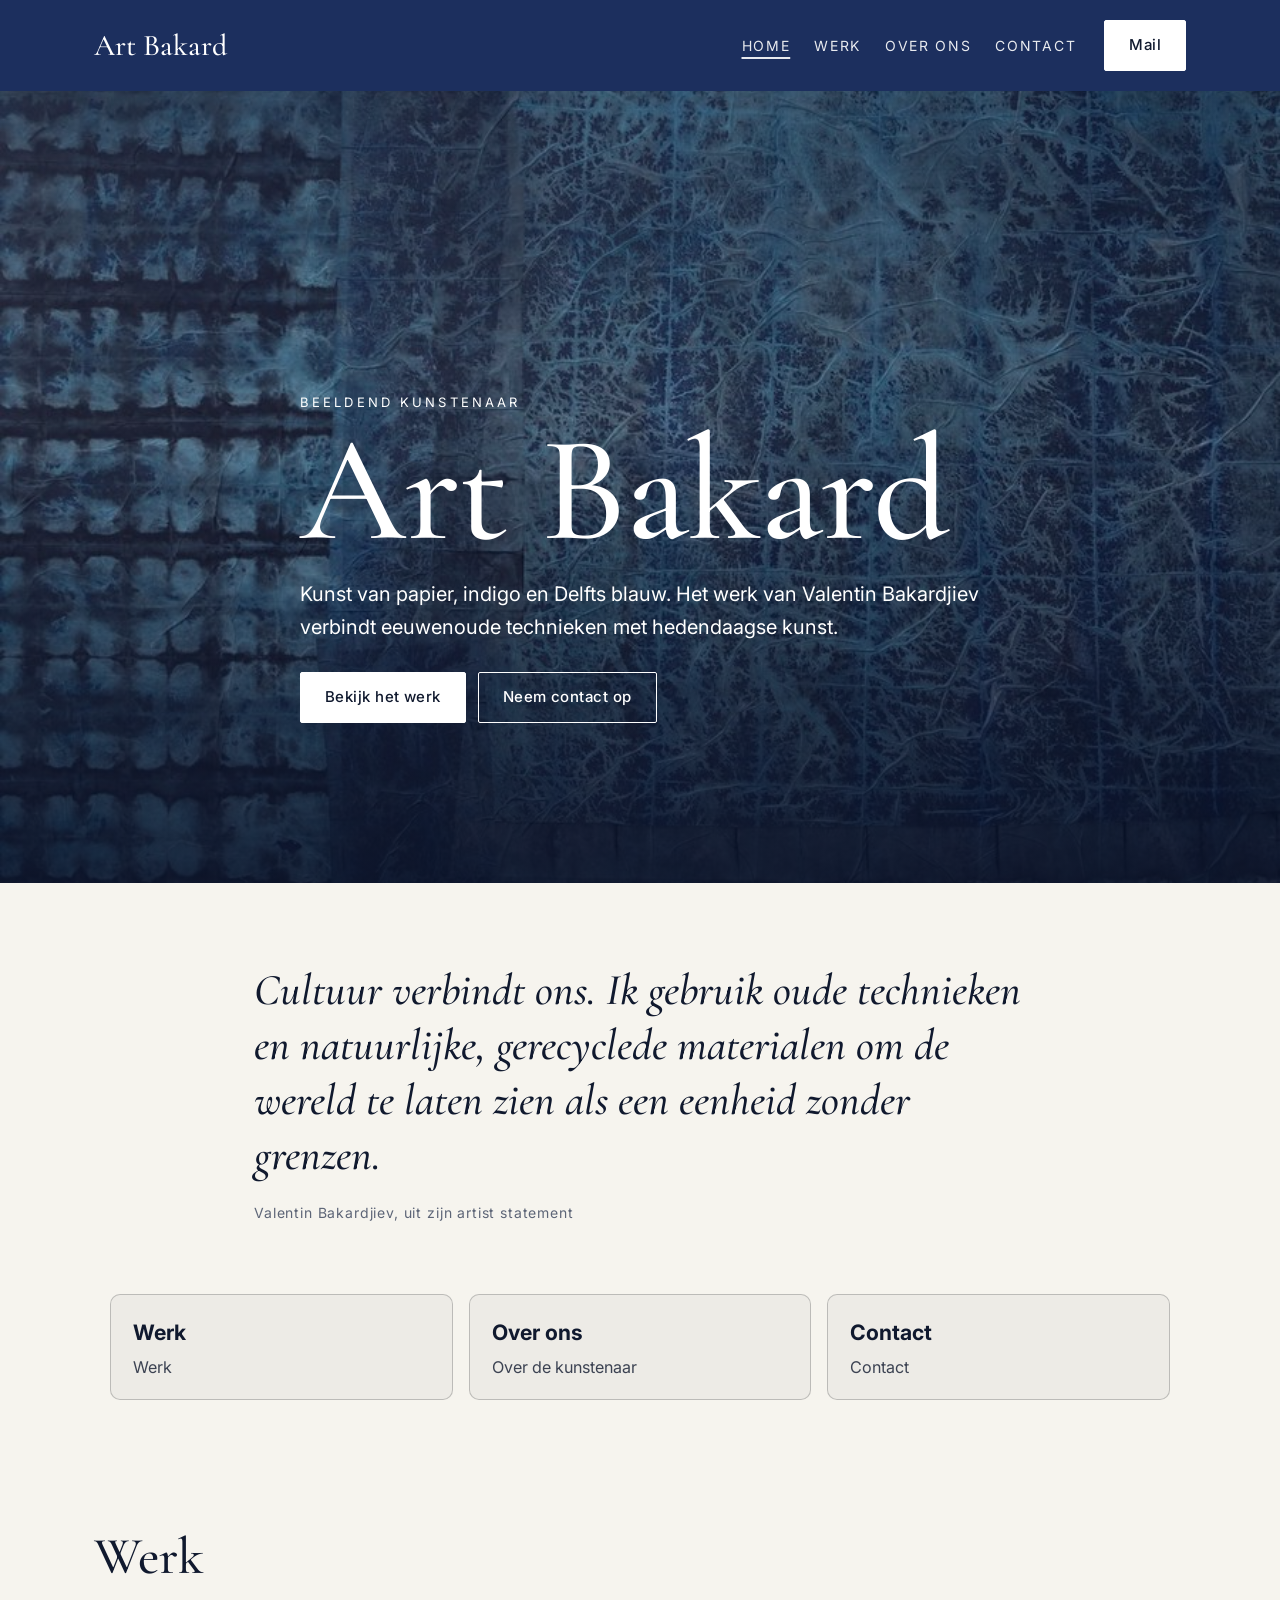
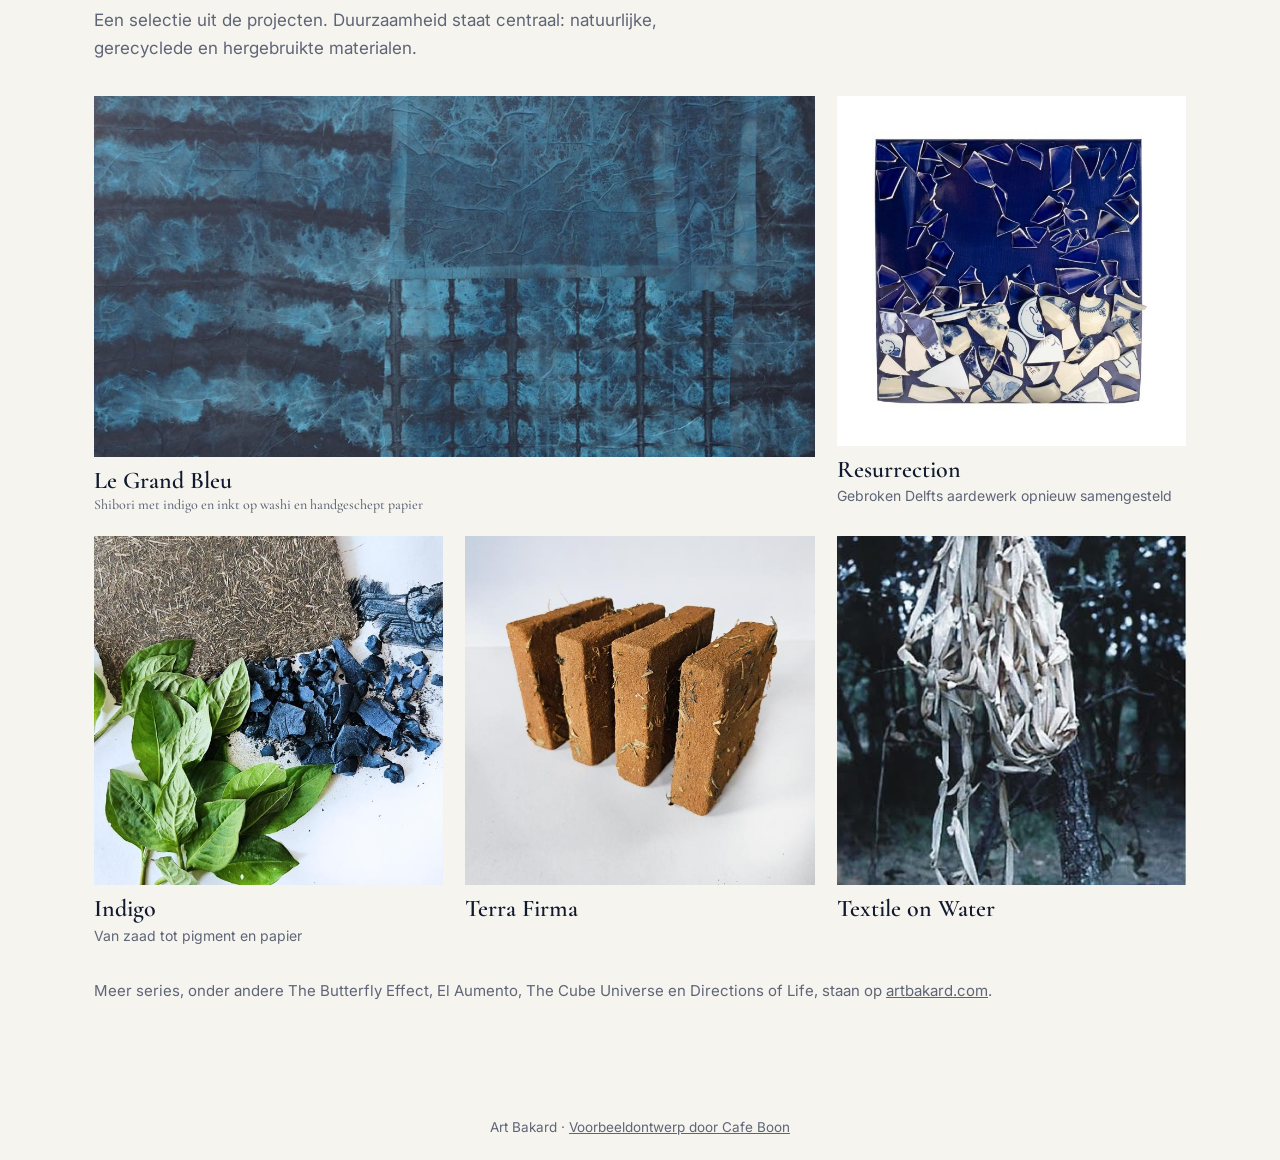
<file: index.html>
<!doctype html>
<html lang="nl">
<head>
<meta charset="utf-8">
<meta name="viewport" content="width=device-width,initial-scale=1">
<title>Art Bakard | Valentin Bakardjiev, beeldend kunstenaar</title>
<meta name="description" content="Art Bakard is het kunstenaarsmerk van Valentin Bakardjiev. Werk met indigo, papier en Delfts blauw, exposities, workshops Shibori op papier en contact.">
<meta name="robots" content="noindex">
<link rel="icon" type="image/png" href="images/favicon.png">
<meta property="og:title" content="Art Bakard | Valentin Bakardjiev">
<meta property="og:description" content="Kunst met indigo, papier en Delfts blauw. Werk, exposities en workshops.">
<meta property="og:image" content="https://artbakard.cafeboon.com/images/og.jpg">
<meta property="og:type" content="website">
<link rel="preconnect" href="https://fonts.googleapis.com"><link rel="preconnect" href="https://fonts.gstatic.com" crossorigin>
<link href="https://fonts.googleapis.com/css2?family=Cormorant+Garamond:ital,wght@0,500;0,600;1,500&family=Inter:wght@400;500&display=swap" rel="stylesheet">
<link rel="stylesheet" href="style.css">
</head>
<body>
<header><div class="wrap">
<a class="logo" href="index.html">Art Bakard</a>
<nav><a aria-current="page" href="index.html">Home</a><a href="aanbod.html">Werk</a><a href="over.html">Over ons</a><a href="contact.html">Contact</a></nav>
<a class="btn" href="mailto:vbakardjiev@gmail.com">Mail</a>
</div></header>
<div aria-label="Pagina's" class="sn-bar" role="navigation"><a aria-current="page" class="sn-link" href="index.html">Home</a><a class="sn-link" href="aanbod.html">Werk</a><a class="sn-link" href="over.html">Over ons</a><a class="sn-link" href="contact.html">Contact</a></div>
<section class="hero" id="top">
<img alt="Le Grand Bleu, indigo en inkt op papier" fetchpriority="high" src="images/grandbleu-1.jpg"/>
<div class="shade"></div>
<div class="wrap"><p class="eyebrow">Beeldend kunstenaar</p><h1>Art Bakard</h1><p class="lead">Kunst van papier, indigo en Delfts blauw. Het werk van Valentin Bakardjiev verbindt eeuwenoude technieken met hedendaagse kunst.</p>
<div class="row"><a class="btn" href="aanbod.html">Bekijk het werk</a><a class="btn ghost" href="mailto:vbakardjiev@gmail.com">Neem contact op</a></div></div>
</section>
<section class="statement"><div class="wrap narrow">
<p class="big">Cultuur verbindt ons. Ik gebruik oude technieken en natuurlijke, gerecyclede materialen om de wereld te laten zien als een eenheid zonder grenzen.</p>
<p class="by">Valentin Bakardjiev, uit zijn artist statement</p>
</div></section>
<div class="sn-cards"><a class="sn-card" href="aanbod.html"><strong>Werk</strong><span>Werk</span></a><a class="sn-card" href="over.html"><strong>Over ons</strong><span>Over de kunstenaar</span></a><a class="sn-card" href="contact.html"><strong>Contact</strong><span>Contact</span></a></div>
<section><div class="wrap">
<h2>Werk</h2>
<p class="intro">Een selectie uit de projecten. Duurzaamheid staat centraal: natuurlijke, gerecyclede en hergebruikte materialen.</p>
<div class="works">
<figure class="w big"><img alt="Le Grand Bleu, Shibori met indigo op papier" loading="lazy" src="images/grandbleu-2.jpg"/><figcaption><b>Le Grand Bleu</b><span>Shibori met indigo en inkt op washi en handgeschept papier</span></figcaption></figure>
<figure class="w"><img alt="Resurrection, mozaiek van Delfts blauw" loading="lazy" src="images/resurrection-1.jpg"/><figcaption><b>Resurrection</b><span>Gebroken Delfts aardewerk opnieuw samengesteld</span></figcaption></figure>
<figure class="w"><img alt="Indigo, papier van plantenresten" loading="lazy" src="images/indigo-papier.jpg"/><figcaption><b>Indigo</b><span>Van zaad tot pigment en papier</span></figcaption></figure>
<figure class="w"><img alt="Terra Firma" loading="lazy" src="images/terra-firma.jpg"/><figcaption><b>Terra Firma</b></figcaption></figure>
<figure class="w"><img alt="Textile on Water" loading="lazy" src="images/textile-on-water.jpg"/><figcaption><b>Textile on Water</b></figcaption></figure>
</div>
<p class="more">Meer series, onder andere The Butterfly Effect, El Aumento, The Cube Universe en Directions of Life, staan op <a href="https://artbakard.com">artbakard.com</a>.</p>
</div></section>
<footer><div class="wrap">Art Bakard · <a href="https://cafeboon.com">Voorbeeldontwerp door Cafe Boon</a></div></footer>
</body></html>
</file>
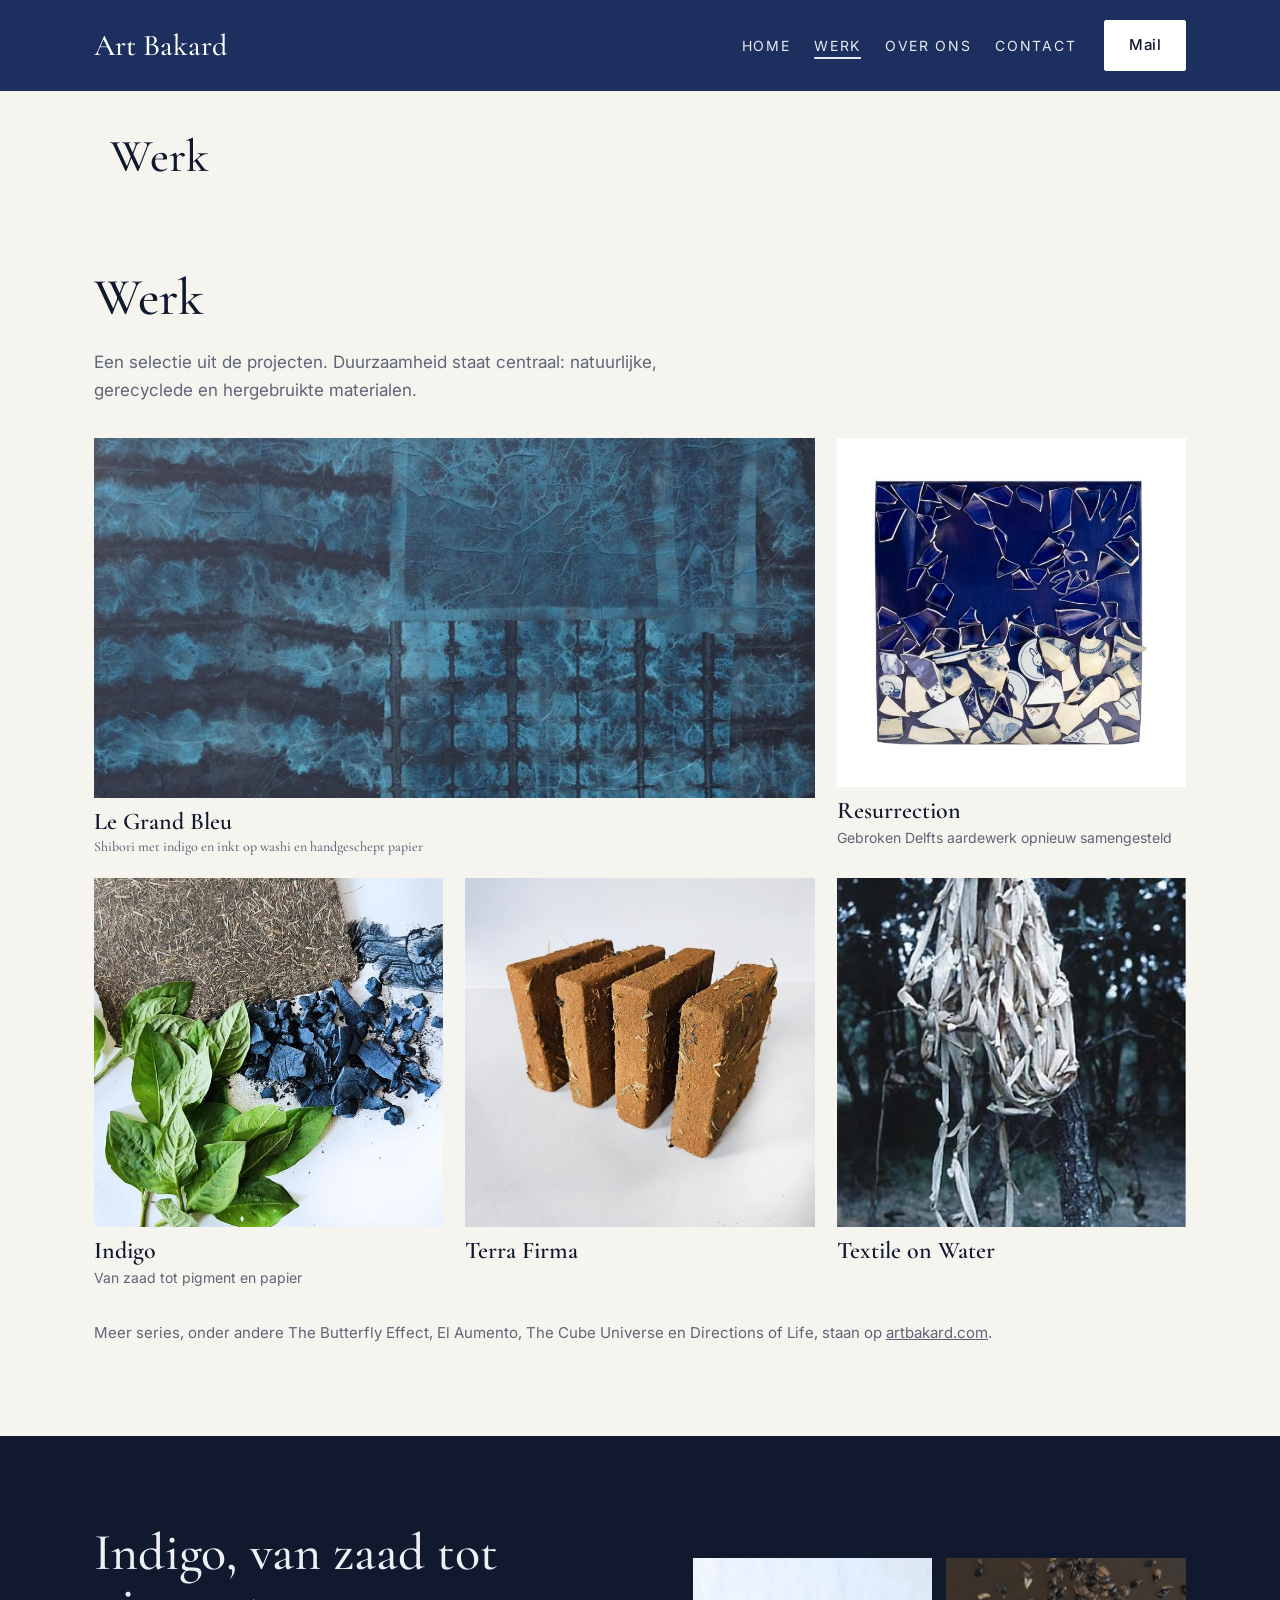
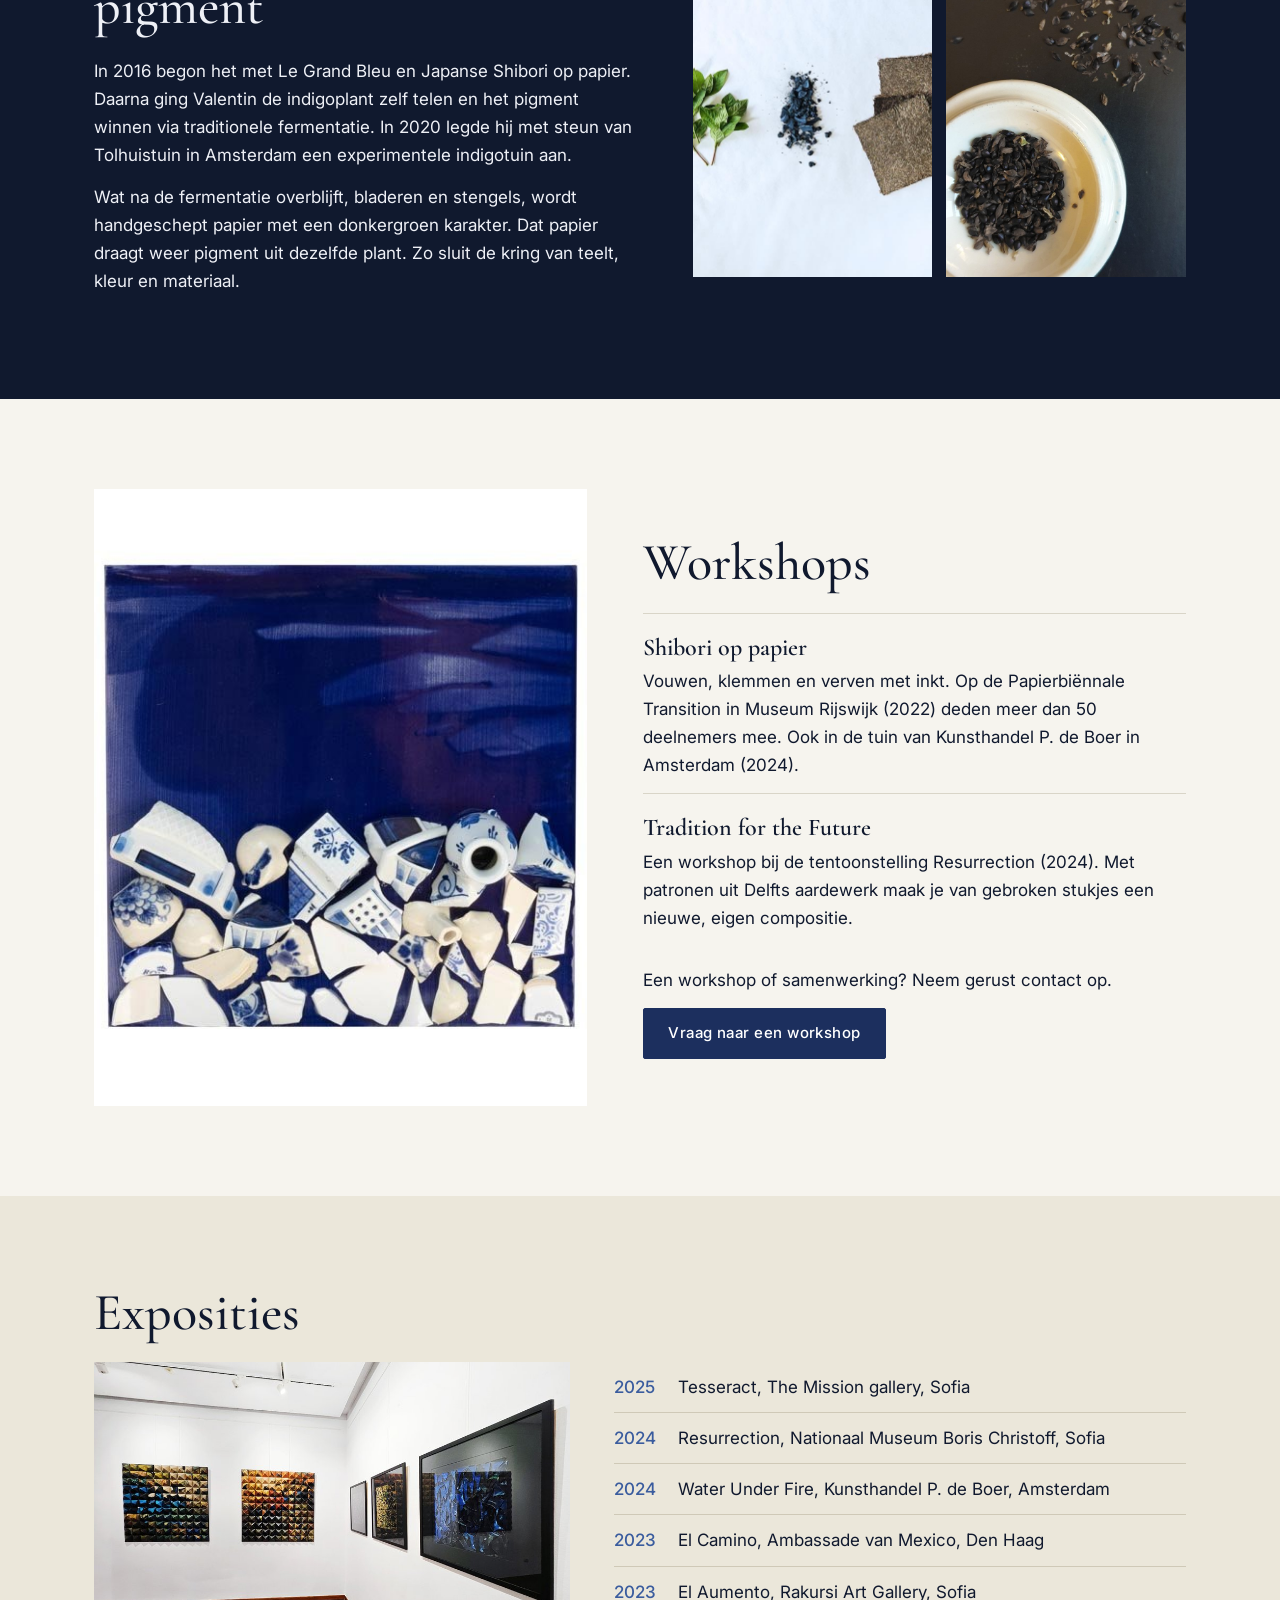
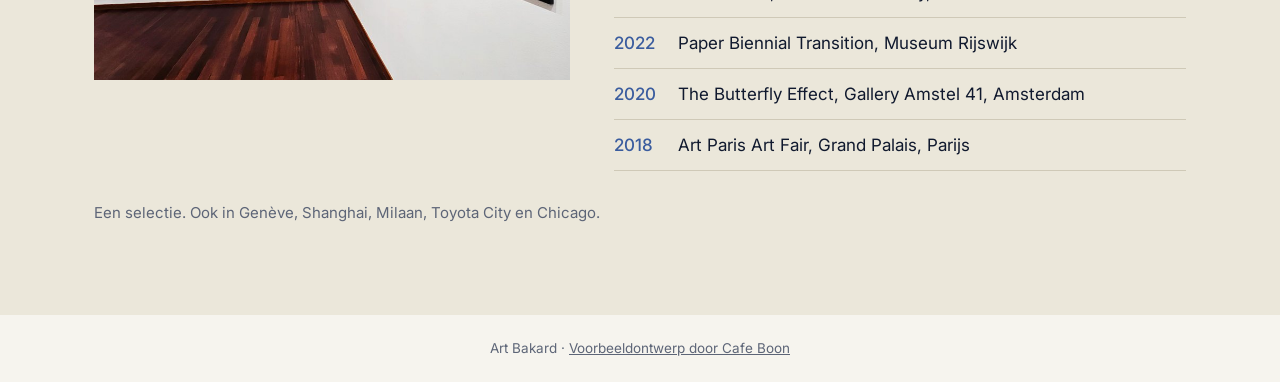
<file: aanbod.html>
<!doctype html>
<html lang="nl">
<head>
<meta charset="utf-8">
<meta name="viewport" content="width=device-width,initial-scale=1">
<title>Werk | Art Bakard</title>
<meta name="description" content="Art Bakard is het kunstenaarsmerk van Valentin Bakardjiev. Werk met indigo, papier en Delfts blauw, exposities, workshops Shibori op papier en contact.">
<meta name="robots" content="noindex">
<link rel="icon" type="image/png" href="images/favicon.png">
<meta property="og:title" content="Art Bakard | Valentin Bakardjiev">
<meta property="og:description" content="Kunst met indigo, papier en Delfts blauw. Werk, exposities en workshops.">
<meta property="og:image" content="https://artbakard.cafeboon.com/images/og.jpg">
<meta property="og:type" content="website">
<link rel="preconnect" href="https://fonts.googleapis.com"><link rel="preconnect" href="https://fonts.gstatic.com" crossorigin>
<link href="https://fonts.googleapis.com/css2?family=Cormorant+Garamond:ital,wght@0,500;0,600;1,500&family=Inter:wght@400;500&display=swap" rel="stylesheet">
<link rel="stylesheet" href="style.css">
</head>
<body>
<header><div class="wrap">
<a class="logo" href="index.html">Art Bakard</a>
<nav><a href="index.html">Home</a><a aria-current="page" href="aanbod.html">Werk</a><a href="over.html">Over ons</a><a href="contact.html">Contact</a></nav>
<a class="btn" href="mailto:vbakardjiev@gmail.com">Mail</a>
</div></header>
<div aria-label="Pagina's" class="sn-bar" role="navigation"><a class="sn-link" href="index.html">Home</a><a aria-current="page" class="sn-link" href="aanbod.html">Werk</a><a class="sn-link" href="over.html">Over ons</a><a class="sn-link" href="contact.html">Contact</a></div>
<div class="sn-head"><h1>Werk</h1></div>
<section id="werk"><div class="wrap">
<h2>Werk</h2>
<p class="intro">Een selectie uit de projecten. Duurzaamheid staat centraal: natuurlijke, gerecyclede en hergebruikte materialen.</p>
<div class="works">
<figure class="w big"><img alt="Le Grand Bleu, Shibori met indigo op papier" loading="lazy" src="images/grandbleu-2.jpg"/><figcaption><b>Le Grand Bleu</b><span>Shibori met indigo en inkt op washi en handgeschept papier</span></figcaption></figure>
<figure class="w"><img alt="Resurrection, mozaiek van Delfts blauw" loading="lazy" src="images/resurrection-1.jpg"/><figcaption><b>Resurrection</b><span>Gebroken Delfts aardewerk opnieuw samengesteld</span></figcaption></figure>
<figure class="w"><img alt="Indigo, papier van plantenresten" loading="lazy" src="images/indigo-papier.jpg"/><figcaption><b>Indigo</b><span>Van zaad tot pigment en papier</span></figcaption></figure>
<figure class="w"><img alt="Terra Firma" loading="lazy" src="images/terra-firma.jpg"/><figcaption><b>Terra Firma</b></figcaption></figure>
<figure class="w"><img alt="Textile on Water" loading="lazy" src="images/textile-on-water.jpg"/><figcaption><b>Textile on Water</b></figcaption></figure>
</div>
<p class="more">Meer series, onder andere The Butterfly Effect, El Aumento, The Cube Universe en Directions of Life, staan op <a href="https://artbakard.com">artbakard.com</a>.</p>
</div></section>
<section class="dark" id="indigo"><div class="wrap split">
<div>
<h2>Indigo, van zaad tot pigment</h2>
<p>In 2016 begon het met Le Grand Bleu en Japanse Shibori op papier. Daarna ging Valentin de indigoplant zelf telen en het pigment winnen via traditionele fermentatie. In 2020 legde hij met steun van Tolhuistuin in Amsterdam een experimentele indigotuin aan.</p>
<p>Wat na de fermentatie overblijft, bladeren en stengels, wordt handgeschept papier met een donkergroen karakter. Dat papier draagt weer pigment uit dezelfde plant. Zo sluit de kring van teelt, kleur en materiaal.</p>
</div>
<div class="photos"><img alt="Indigoplant, pigment en papier van plantenresten" loading="lazy" src="images/indigo-plant.jpg"/><img alt="Indigozaad" loading="lazy" src="images/indigo-zaad.jpg"/></div>
</div></section>
<section id="workshops"><div class="wrap split rev">
<div class="photos one"><img alt="Delfts blauw mozaiek" loading="lazy" src="images/delft-blauw.jpg"/></div>
<div>
<h2>Workshops</h2>
<ul class="list">
<li><b>Shibori op papier</b>Vouwen, klemmen en verven met inkt. Op de Papierbiënnale Transition in Museum Rijswijk (2022) deden meer dan 50 deelnemers mee. Ook in de tuin van Kunsthandel P. de Boer in Amsterdam (2024).</li>
<li><b>Tradition for the Future</b>Een workshop bij de tentoonstelling Resurrection (2024). Met patronen uit Delfts aardewerk maak je van gebroken stukjes een nieuwe, eigen compositie.</li>
</ul>
<p>Een workshop of samenwerking? Neem gerust contact op.</p>
<a class="btn" href="mailto:vbakardjiev@gmail.com?subject=Workshop">Vraag naar een workshop</a>
</div>
</div></section>
<section class="alt" id="exposities"><div class="wrap">
<h2>Exposities</h2>
<div class="expo-grid">
<div class="photo"><img alt="Werk van Art Bakard in de galerie" loading="lazy" src="images/expositie.jpg"/></div>
<ul class="expo">
<li><span>2025</span>Tesseract, The Mission gallery, Sofia</li>
<li><span>2024</span>Resurrection, Nationaal Museum Boris Christoff, Sofia</li>
<li><span>2024</span>Water Under Fire, Kunsthandel P. de Boer, Amsterdam</li>
<li><span>2023</span>El Camino, Ambassade van Mexico, Den Haag</li>
<li><span>2023</span>El Aumento, Rakursi Art Gallery, Sofia</li>
<li><span>2022</span>Paper Biennial Transition, Museum Rijswijk</li>
<li><span>2020</span>The Butterfly Effect, Gallery Amstel 41, Amsterdam</li>
<li><span>2018</span>Art Paris Art Fair, Grand Palais, Parijs</li>
</ul>
</div>
<p class="more">Een selectie. Ook in Genève, Shanghai, Milaan, Toyota City en Chicago.</p>
</div></section>
<footer><div class="wrap">Art Bakard · <a href="https://cafeboon.com">Voorbeeldontwerp door Cafe Boon</a></div></footer>
</body></html>
</file>
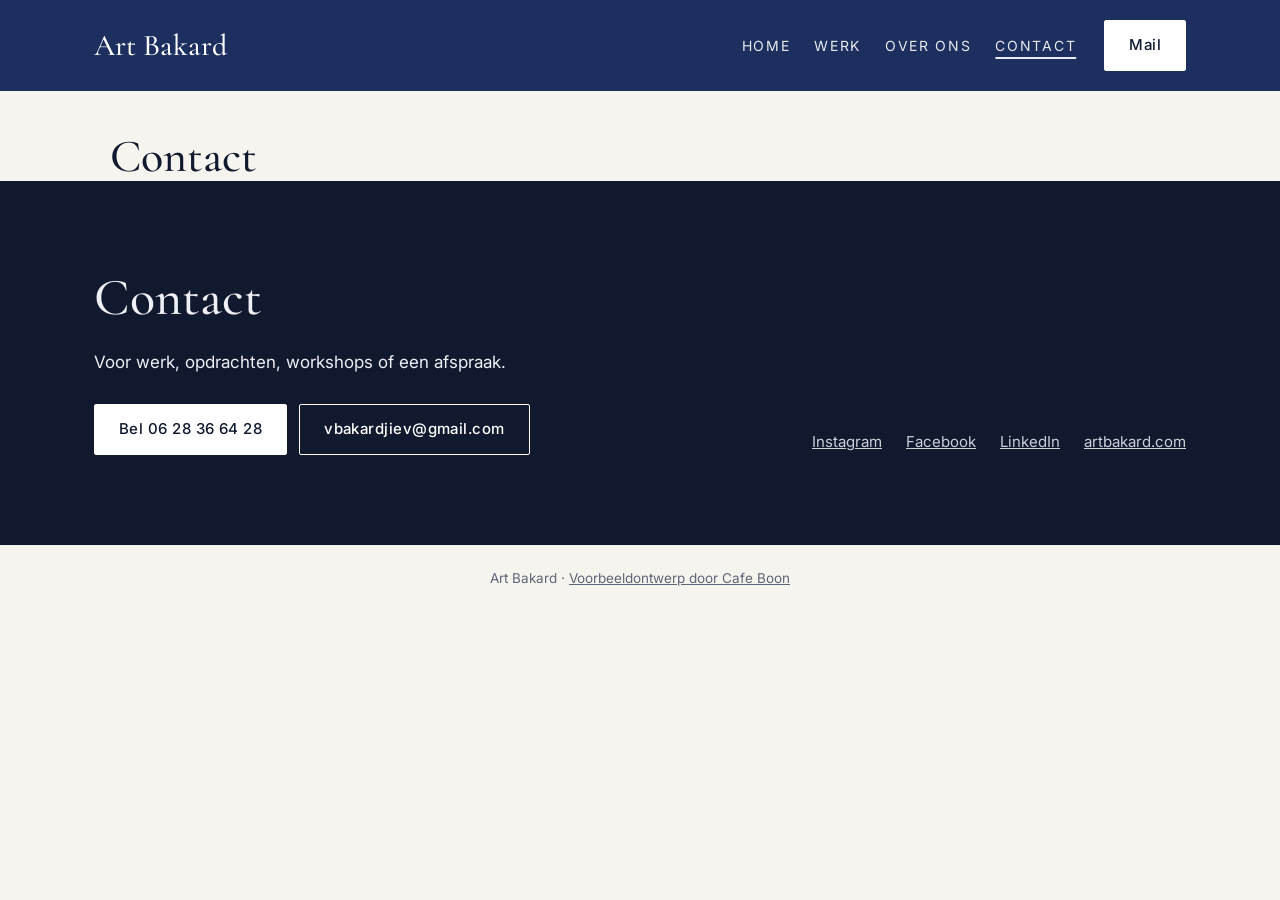
<file: contact.html>
<!doctype html>
<html lang="nl">
<head>
<meta charset="utf-8">
<meta name="viewport" content="width=device-width,initial-scale=1">
<title>Contact | Art Bakard</title>
<meta name="description" content="Art Bakard is het kunstenaarsmerk van Valentin Bakardjiev. Werk met indigo, papier en Delfts blauw, exposities, workshops Shibori op papier en contact.">
<meta name="robots" content="noindex">
<link rel="icon" type="image/png" href="images/favicon.png">
<meta property="og:title" content="Art Bakard | Valentin Bakardjiev">
<meta property="og:description" content="Kunst met indigo, papier en Delfts blauw. Werk, exposities en workshops.">
<meta property="og:image" content="https://artbakard.cafeboon.com/images/og.jpg">
<meta property="og:type" content="website">
<link rel="preconnect" href="https://fonts.googleapis.com"><link rel="preconnect" href="https://fonts.gstatic.com" crossorigin>
<link href="https://fonts.googleapis.com/css2?family=Cormorant+Garamond:ital,wght@0,500;0,600;1,500&family=Inter:wght@400;500&display=swap" rel="stylesheet">
<link rel="stylesheet" href="style.css">
</head>
<body>
<header><div class="wrap">
<a class="logo" href="index.html">Art Bakard</a>
<nav><a href="index.html">Home</a><a href="aanbod.html">Werk</a><a href="over.html">Over ons</a><a aria-current="page" href="contact.html">Contact</a></nav>
<a class="btn" href="mailto:vbakardjiev@gmail.com">Mail</a>
</div></header>
<div aria-label="Pagina's" class="sn-bar" role="navigation"><a class="sn-link" href="index.html">Home</a><a class="sn-link" href="aanbod.html">Werk</a><a class="sn-link" href="over.html">Over ons</a><a aria-current="page" class="sn-link" href="contact.html">Contact</a></div>
<div class="sn-head"><h1>Contact</h1></div>
<section class="dark" id="contact"><div class="wrap contact">
<div>
<h2>Contact</h2>
<p>Voor werk, opdrachten, workshops of een afspraak.</p>
<div class="row"><a class="btn" href="tel:+31628366428">Bel 06 28 36 64 28</a><a class="btn ghost" href="mailto:vbakardjiev@gmail.com">vbakardjiev@gmail.com</a></div>
</div>
<div class="social"><a href="https://www.instagram.com/valentinbakardjiev/" rel="noopener">Instagram</a><a href="https://www.facebook.com/ArtBakard" rel="noopener">Facebook</a><a href="https://www.linkedin.com/in/valentin-bakardjiev-a98389123/" rel="noopener">LinkedIn</a><a href="https://artbakard.com" rel="noopener">artbakard.com</a></div>
</div></section>
<footer><div class="wrap">Art Bakard · <a href="https://cafeboon.com">Voorbeeldontwerp door Cafe Boon</a></div></footer>
</body></html>
</file>
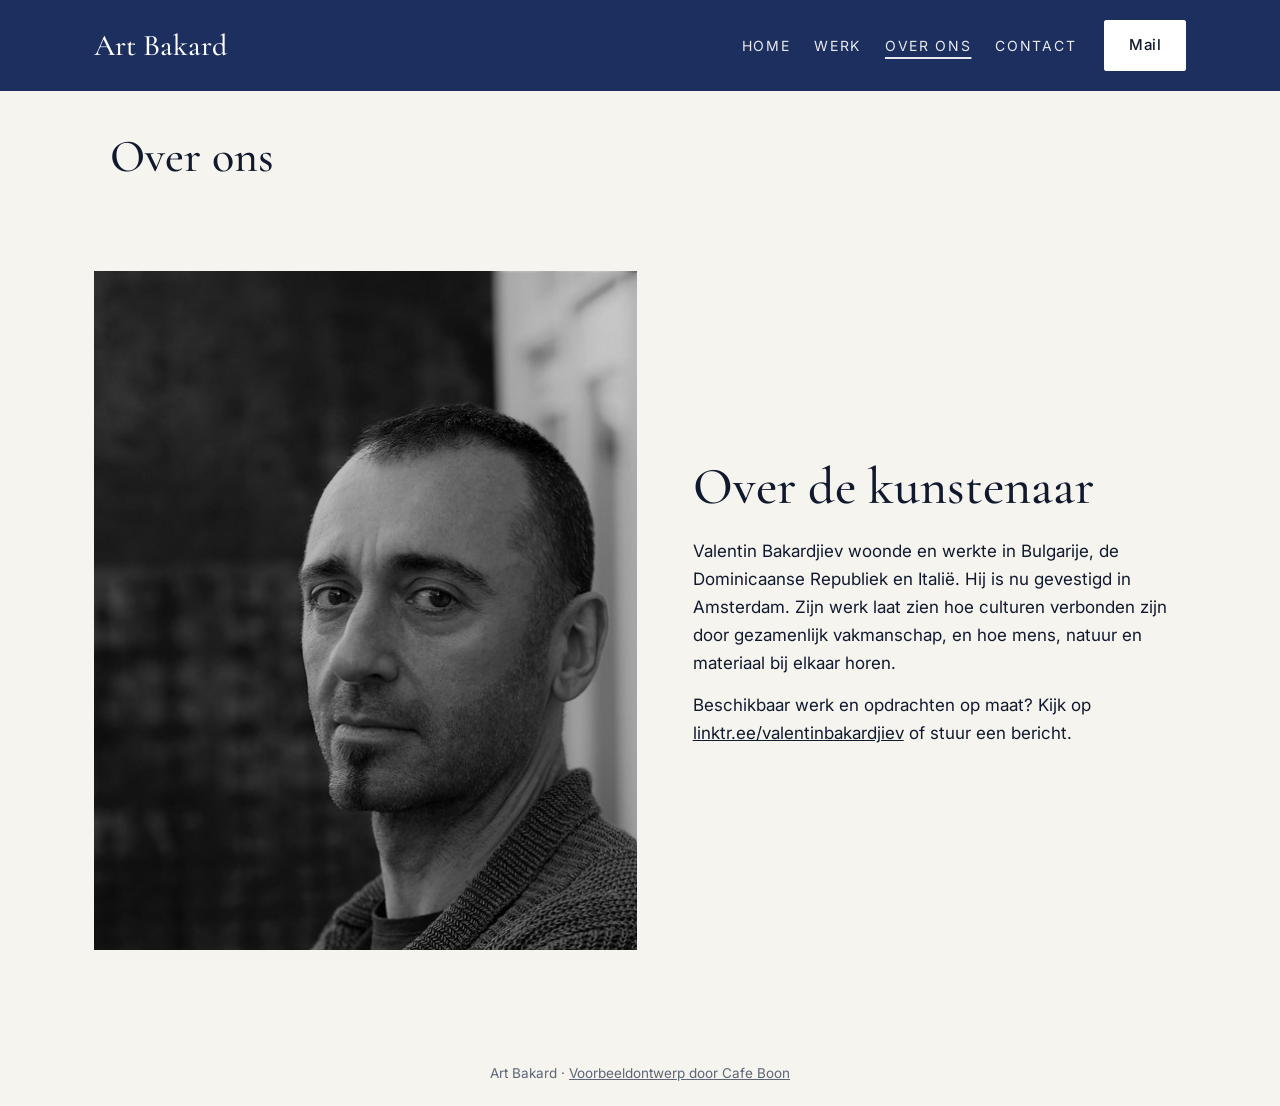
<file: over.html>
<!doctype html>
<html lang="nl">
<head>
<meta charset="utf-8">
<meta name="viewport" content="width=device-width,initial-scale=1">
<title>Over ons | Art Bakard</title>
<meta name="description" content="Art Bakard is het kunstenaarsmerk van Valentin Bakardjiev. Werk met indigo, papier en Delfts blauw, exposities, workshops Shibori op papier en contact.">
<meta name="robots" content="noindex">
<link rel="icon" type="image/png" href="images/favicon.png">
<meta property="og:title" content="Art Bakard | Valentin Bakardjiev">
<meta property="og:description" content="Kunst met indigo, papier en Delfts blauw. Werk, exposities en workshops.">
<meta property="og:image" content="https://artbakard.cafeboon.com/images/og.jpg">
<meta property="og:type" content="website">
<link rel="preconnect" href="https://fonts.googleapis.com"><link rel="preconnect" href="https://fonts.gstatic.com" crossorigin>
<link href="https://fonts.googleapis.com/css2?family=Cormorant+Garamond:ital,wght@0,500;0,600;1,500&family=Inter:wght@400;500&display=swap" rel="stylesheet">
<link rel="stylesheet" href="style.css">
</head>
<body>
<header><div class="wrap">
<a class="logo" href="index.html">Art Bakard</a>
<nav><a href="index.html">Home</a><a href="aanbod.html">Werk</a><a aria-current="page" href="over.html">Over ons</a><a href="contact.html">Contact</a></nav>
<a class="btn" href="mailto:vbakardjiev@gmail.com">Mail</a>
</div></header>
<div aria-label="Pagina's" class="sn-bar" role="navigation"><a class="sn-link" href="index.html">Home</a><a class="sn-link" href="aanbod.html">Werk</a><a aria-current="page" class="sn-link" href="over.html">Over ons</a><a class="sn-link" href="contact.html">Contact</a></div>
<div class="sn-head"><h1>Over ons</h1></div>
<section id="over"><div class="wrap split">
<div class="photos one"><img alt="Valentin Bakardjiev" loading="lazy" src="images/portret.jpg"/></div>
<div>
<h2>Over de kunstenaar</h2>
<p>Valentin Bakardjiev woonde en werkte in Bulgarije, de Dominicaanse Republiek en Italië. Hij is nu gevestigd in Amsterdam. Zijn werk laat zien hoe culturen verbonden zijn door gezamenlijk vakmanschap, en hoe mens, natuur en materiaal bij elkaar horen.</p>
<p>Beschikbaar werk en opdrachten op maat? Kijk op <a href="https://linktr.ee/valentinbakardjiev">linktr.ee/valentinbakardjiev</a> of stuur een bericht.</p>
</div>
</div></section>
<footer><div class="wrap">Art Bakard · <a href="https://cafeboon.com">Voorbeeldontwerp door Cafe Boon</a></div></footer>
</body></html>
</file>
<file: style.css>
:root{--ink:#10192e;--indigo:#1c2f5e;--blue:#3a5c9e;--paper:#f6f4ee;--line:#d9d5c8;--mute:#5d6577}
*{box-sizing:border-box;margin:0}
html{scroll-behavior:smooth}
body{font-family:'Inter',Arial,sans-serif;background:var(--paper);color:var(--ink);font-size:17px;line-height:1.65}
img{display:block;max-width:100%}
.wrap{max-width:1140px;margin:0 auto;padding:0 24px}
.narrow{max-width:820px}
h1,h2,.logo,.big{font-family:'Cormorant Garamond',serif;font-weight:500}
h2{font-size:clamp(34px,5vw,52px);line-height:1.05;margin-bottom:22px}
a{color:inherit}
.btn{display:inline-block;background:var(--indigo);color:#fff;text-decoration:none;padding:12px 24px;border-radius:2px;font-weight:500;font-size:15px;letter-spacing:.03em;border:1px solid var(--indigo)}
.btn.ghost{background:transparent;color:inherit;border-color:currentColor}
.row{display:flex;flex-wrap:wrap;gap:12px;margin-top:28px}
header{position:absolute;top:0;left:0;right:0;z-index:5;color:#fff}
header .wrap{display:flex;align-items:center;gap:28px;padding-top:20px;padding-bottom:20px}
.logo{font-size:30px;text-decoration:none;margin-right:auto}
nav{display:flex;gap:24px;font-size:14px;letter-spacing:.12em;text-transform:uppercase}
nav a{text-decoration:none;opacity:.9}
header .btn{background:#fff;color:var(--ink);border-color:#fff}
.hero{position:relative;min-height:88vh;display:flex;align-items:flex-end;color:#fff;overflow:hidden;background:var(--indigo)}
.hero>img{position:absolute;inset:0;width:100%;height:100%;object-fit:cover}
.shade{position:absolute;inset:0;background:linear-gradient(180deg,rgba(10,18,40,.45),rgba(10,18,40,.2) 40%,rgba(10,18,40,.82))}
.hero .wrap{position:relative;padding-bottom:70px;padding-top:140px}
.eyebrow{font-size:13px;letter-spacing:.24em;text-transform:uppercase;margin-bottom:10px}
.hero h1{font-size:clamp(64px,13vw,150px);line-height:.9;letter-spacing:-.01em}
.lead{max-width:34em;font-size:20px;margin-top:20px}
.hero .btn{background:#fff;color:var(--ink);border-color:#fff}.hero .btn.ghost{background:transparent;color:#fff}
section{padding:90px 0}
.statement{background:var(--paper);padding:80px 0 30px}
.big{font-size:clamp(28px,4vw,44px);line-height:1.25;font-style:italic}
.by{margin-top:18px;font-size:14px;color:var(--mute);letter-spacing:.06em}
.intro{max-width:36em;color:var(--mute);margin-bottom:34px}
.works{display:grid;grid-template-columns:repeat(3,1fr);gap:22px}
.w img{width:100%;aspect-ratio:1/1;object-fit:cover;background:#e7e3d6}
.w.big{grid-column:span 2;grid-row:span 1;font-style:normal}
.w.big img{aspect-ratio:2/1}
.w figcaption{padding-top:10px;font-size:15px}
.w figcaption b{display:block;font-family:'Cormorant Garamond',serif;font-size:24px;font-weight:600;line-height:1.2}
.w figcaption span{color:var(--mute);font-size:14px}
.more{margin-top:30px;color:var(--mute);font-size:15px}
.dark{background:var(--ink);color:#eef0f6}
.dark .btn{background:#fff;color:var(--ink);border-color:#fff}.dark .btn.ghost{background:transparent;color:#fff}
.alt{background:#ebe7da}
.split{display:grid;grid-template-columns:1.1fr 1fr;gap:56px;align-items:center}
.split p{margin-bottom:14px}
.split.rev{grid-template-columns:1fr 1.1fr}
.photos{display:grid;grid-template-columns:1fr 1fr;gap:14px}
.photos.one{grid-template-columns:1fr}
.photos img{width:100%;height:100%;object-fit:cover;aspect-ratio:3/4}
.photos.one img{aspect-ratio:4/5}
.list{list-style:none;padding:0;margin-bottom:20px}
.list li{padding:14px 0;border-top:1px solid var(--line)}
.list b{display:block;font-family:'Cormorant Garamond',serif;font-size:24px;font-weight:600}
.expo-grid{display:grid;grid-template-columns:1fr 1.2fr;gap:44px;align-items:start}
.expo-grid .photo img{width:100%;aspect-ratio:3/2;object-fit:cover}
.expo{list-style:none;padding:0}
.expo li{display:flex;gap:20px;padding:11px 0;border-bottom:1px solid #cfc9b7}
.expo li span{min-width:44px;color:var(--blue);font-weight:500}
.contact{display:flex;flex-wrap:wrap;gap:40px;justify-content:space-between;align-items:flex-end}
.social{display:flex;flex-wrap:wrap;gap:8px 24px;font-size:15px}
.social a{opacity:.85}
footer{padding:22px 0;font-size:13.5px;text-align:center;color:var(--mute)}
footer a{color:var(--mute)}
@media(max-width:820px){
nav{display:none}
section{padding:60px 0}
.hero{min-height:80vh}
.works{grid-template-columns:1fr 1fr;gap:14px}
.w.big{grid-column:span 2}
.split,.split.rev,.expo-grid{grid-template-columns:1fr;gap:30px}
.split.rev .photos{order:2}
.photos.one img{aspect-ratio:3/2}
}
@media(max-width:480px){.works{grid-template-columns:1fr}.w.big{grid-column:auto}.w.big img{aspect-ratio:3/2}.lead{font-size:18px}}
/* sitenav:start */
.sn-bar{display:none;gap:6px;overflow-x:auto;white-space:nowrap;-webkit-overflow-scrolling:touch;padding:8px 12px;background:inherit;color:inherit;font:inherit;line-height:1.2;border-bottom:1px solid rgba(128,128,128,.35);box-sizing:border-box;max-width:100%}
.sn-bar a.sn-link{flex:0 0 auto;padding:9px 15px;border-radius:999px;color:inherit;text-decoration:none;font-size:15px;font-weight:600;letter-spacing:0;text-transform:none;margin:0}
.sn-bar a.sn-link[aria-current="page"]{background:rgba(128,128,128,.2);box-shadow:inset 0 -2px 0 currentColor}
@media(max-width:820px){.sn-bar{display:flex}}
nav a[aria-current="page"]:not(.cta):not(.btn):not(.call){text-decoration:underline;text-underline-offset:6px;text-decoration-thickness:2px}
.sn-head{max-width:1100px;margin:0 auto;padding:40px 20px 0;box-sizing:border-box}
.sn-head h1{margin:0;color:inherit;font-size:clamp(30px,5vw,46px);line-height:1.1}
.sn-cards{max-width:1100px;margin:0 auto;padding:40px 20px;display:grid;grid-template-columns:repeat(auto-fit,minmax(230px,1fr));gap:16px;box-sizing:border-box}
.sn-card{display:block;padding:20px 22px;border:1px solid rgba(128,128,128,.45);border-radius:10px;background:rgba(128,128,128,.07);color:inherit;text-decoration:none;min-width:0}
.sn-card strong{display:block;font-size:1.25em;margin:0 0 6px;color:inherit}
.sn-card span{display:block;opacity:.8;font-size:.95em;line-height:1.4}
.sn-card:hover,.sn-card:focus-visible{border-color:currentColor}
header{position:relative;background:var(--indigo)}
/* sitenav:end */
</file>
